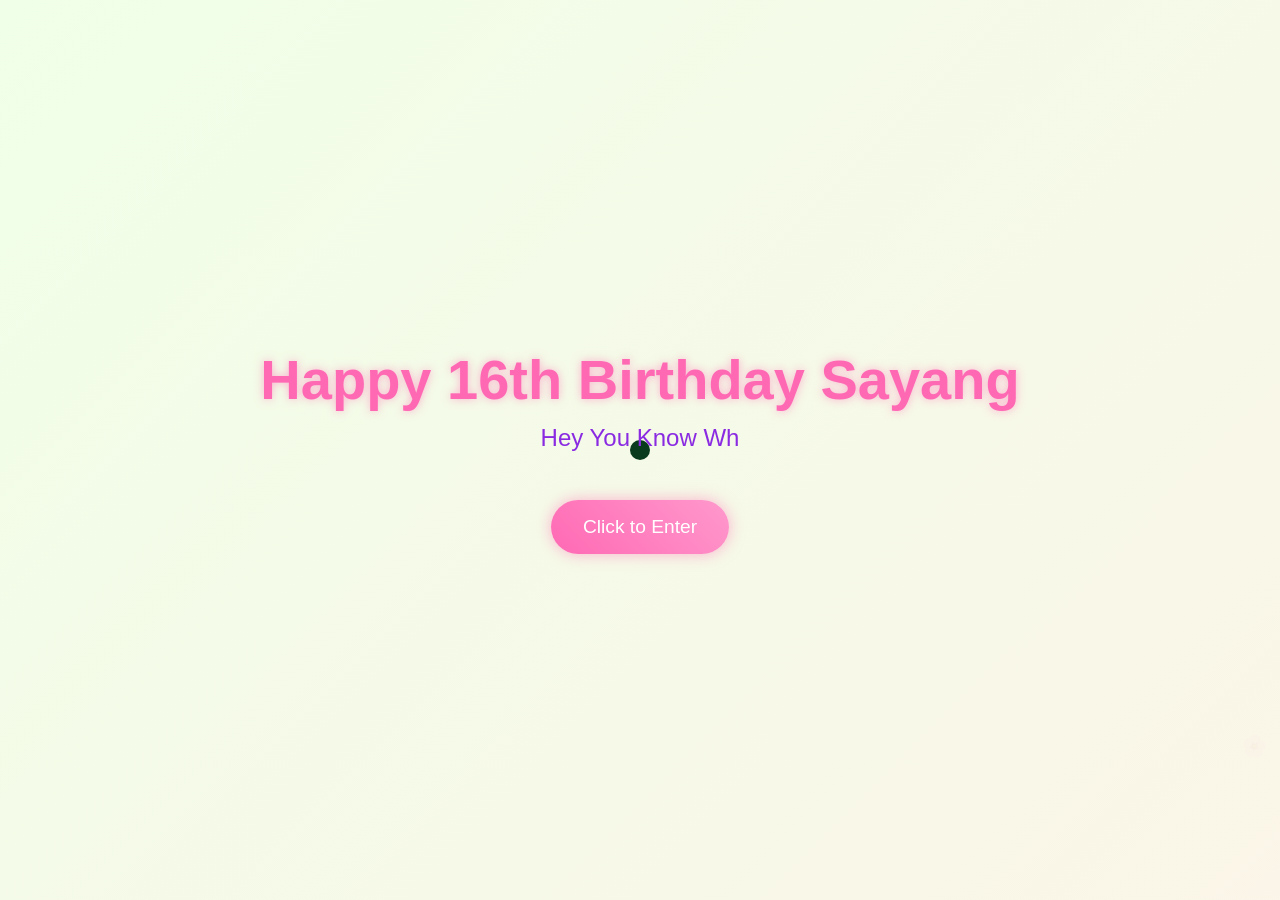
<file: index.html>
<!DOCTYPE html>
<html lang="en">
<head>
    <meta charset="UTF-8">
    <meta name="viewport" content="width=device-width, initial-scale=1.0">
    <title>April 6th, 2026</title>
    <script src="https://cdnjs.cloudflare.com/ajax/libs/gsap/3.12.2/gsap.min.js"></script>
    <link rel="stylesheet" href="style.css">
    
</head>
<body>
    <div class="cursor"></div>
    <div class="container">
        <h1>Happy 16th Birthday Sayang</h1>
        <div class="greeting"></div>
        <button class="cta-button">Click to Enter</button>
    </div>

    <script src="script.js">
        
    </script>
</body>
</html>
</file>
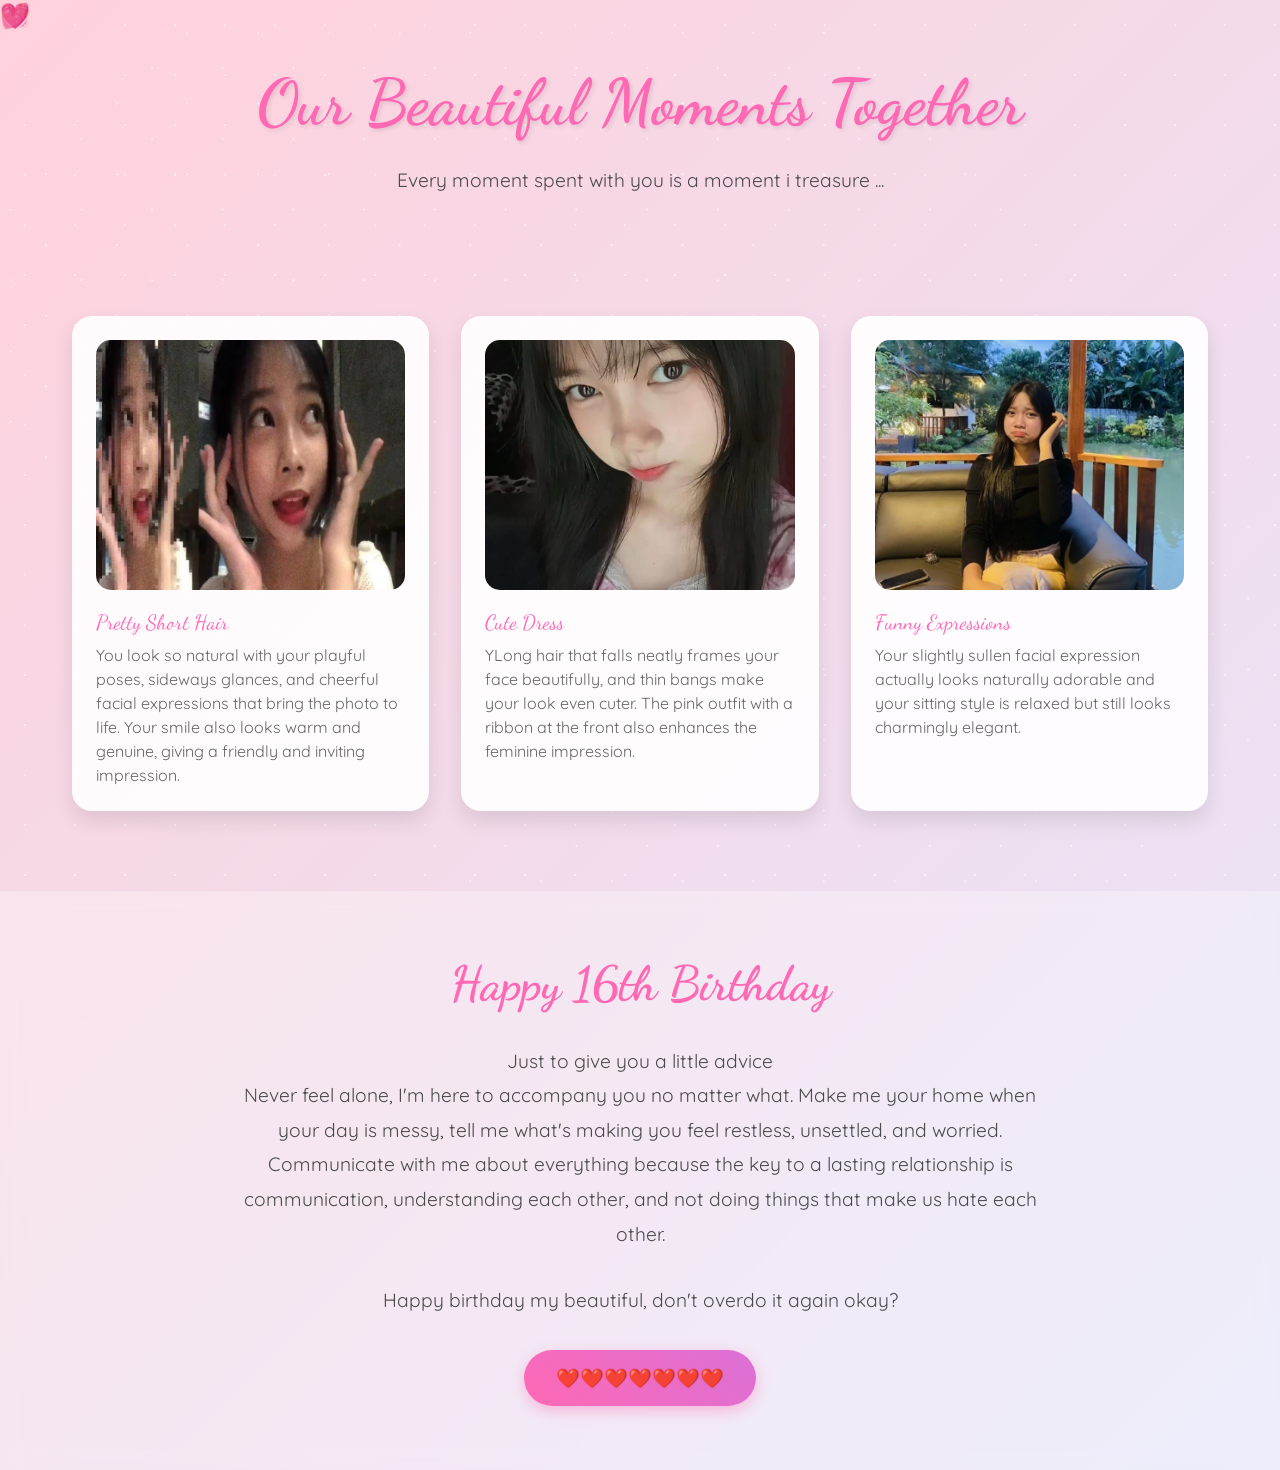
<file: last.html>
<!DOCTYPE html>
<html lang="en">

<head>
    <meta charset="UTF-8">
    <meta name="viewport" content="width=device-width, initial-scale=1.0">
    <title>Our Beautiful Memories ✨</title>
    <style>
        @import url('https://fonts.googleapis.com/css2?family=Dancing+Script:wght@700&family=Quicksand:wght@300;400;500;600&display=swap');

        * {
            margin: 0;
            padding: 0;
            box-sizing: border-box;
        }

        body {
            min-height: 100vh;
            background: linear-gradient(135deg,
                    #ffd1dc 0%,
                    #e6e6fa 25%,
                    #ffefd5 50%,
                    #e6e6fa 75%,
                    #ffd1dc 100%);
            background-size: 400% 400%;
            animation: gradientFlow 15s ease infinite;
            font-family: 'Quicksand', sans-serif;
            overflow-x: hidden;
            color: #4a4a4a;
        }

        @keyframes gradientFlow {
            0% {
                background-position: 0% 50%;
            }

            50% {
                background-position: 100% 50%;
            }

            100% {
                background-position: 0% 50%;
            }
        }

        /* Enhanced Sparkle Effect */
        .magic-sparkles {
            position: fixed;
            top: 0;
            left: 0;
            width: 100%;
            height: 100%;
            pointer-events: none;
            z-index: 1;
        }

        .sparkle {
            position: absolute;
            width: 6px;
            height: 6px;
            border-radius: 50%;
            background-color: white;
            animation: twinkle var(--duration, 4s) ease-in-out infinite;
            opacity: 0;
        }

        @keyframes twinkle {

            0%,
            100% {
                opacity: 0;
                transform: scale(0.5);
            }

            50% {
                opacity: 0.8;
                transform: scale(1);
            }
        }

        /* Generate 50 sparkles with different positions and animations */
        .magic-sparkles::before,
        .magic-sparkles::after {
            content: '';
            position: absolute;
            width: 100%;
            height: 100%;
            background-image: radial-gradient(circle, white 1px, transparent 1px);
            background-size: 50px 50px;
            animation: sparkleLayer 8s linear infinite;
            opacity: 0.5;
        }

        .magic-sparkles::after {
            animation-delay: -4s;
            transform: rotate(45deg);
        }

        @keyframes sparkleLayer {
            0% {
                transform: translateY(0);
            }

            100% {
                transform: translateY(-50px);
            }
        }

        /* Floating Hearts */
        .floating-hearts {
            position: fixed;
            width: 100%;
            height: 100%;
            pointer-events: none;
            z-index: 2;
        }

        .heart {
            position: absolute;
            font-size: 1.5rem;
            color: rgba(255, 105, 180, 0.6);
            animation: floatHeart var(--float-duration, 6s) ease-in-out infinite;
            animation-delay: var(--delay, 0s);
        }

        @keyframes floatHeart {
            0% {
                transform: translate(0, 100vh) rotate(0deg);
            }

            100% {
                transform: translate(var(--translate-x, 0), -100vh) rotate(360deg);
            }
        }

        /* Welcome Section */
        .welcome {
            text-align: center;
            padding: 4rem 2rem;
            position: relative;
            z-index: 3;
        }

        .welcome h1 {
            font-family: 'Dancing Script', cursive;
            font-size: 4rem;
            color: #ff69b4;
            text-shadow: 2px 2px 4px rgba(0, 0, 0, 0.1);
            animation: fadeInScale 2s ease;
        }

        .welcome p {
            font-size: 1.2rem;
            max-width: 600px;
            margin: 1.5rem auto;
            line-height: 1.6;
            animation: fadeIn 2s ease 0.5s both;
        }

        /* Enhanced Memory Cards */
        .memory-container {
            max-width: 1200px;
            margin: 0 auto;
            padding: 2rem;
            display: grid;
            grid-template-columns: repeat(auto-fit, minmax(300px, 1fr));
            gap: 2rem;
            z-index: 3;
            position: relative;
        }

        .memory-card {
            background: rgba(255, 255, 255, 0.9);
            border-radius: 20px;
            padding: 1.5rem;
            box-shadow: 0 10px 20px rgba(0, 0, 0, 0.1);
            transition: all 0.5s cubic-bezier(0.4, 0, 0.2, 1);
            position: relative;
            overflow: hidden;
        }

        .memory-card:hover {
            transform: translateY(-10px) scale(1.02);
            box-shadow: 0 15px 30px rgba(0, 0, 0, 0.15);
        }

        .memory-card::before {
            content: '';
            position: absolute;
            top: 0;
            left: 0;
            width: 100%;
            height: 100%;
            background: linear-gradient(45deg, transparent, rgba(255, 255, 255, 0.4), transparent);
            transform: translateX(-100%);
            transition: 0.5s;
        }

        .memory-card:hover::before {
            transform: translateX(100%);
        }

        .memory-img {
            width: 100%;
            height: 250px;
            object-fit: cover;
            border-radius: 15px;
            margin-bottom: 1rem;
            transition: transform 0.5s ease;
        }

        .memory-card:hover .memory-img {
            transform: scale(1.05);
        }

        .memory-date {
            font-family: 'Dancing Script', cursive;
            color: #ff69b4;
            font-size: 1.3rem;
            margin-bottom: 0.5rem;
        }

        .memory-caption {
            font-size: 1rem;
            line-height: 1.5;
            color: #666;
        }

        /* Final Message Section */
        .final-message {
            text-align: center;
            padding: 4rem 2rem;
            background: rgba(255, 255, 255, 0.3);
            backdrop-filter: blur(10px);
            margin-top: 3rem;
            position: relative;
            z-index: 3;
        }

        .final-message h2 {
            font-family: 'Dancing Script', cursive;
            font-size: 3rem;
            color: #ff69b4;
            margin-bottom: 2rem;
            animation: heartbeat 2s infinite;
        }

        @keyframes heartbeat {

            0%,
            100% {
                transform: scale(1);
            }

            50% {
                transform: scale(1.1);
            }
        }

        .final-message p {
            font-size: 1.2rem;
            max-width: 800px;
            margin: 0 auto 2rem;
            line-height: 1.8;
        }

        .goodbye-btn {
            display: inline-block;
            padding: 1rem 2rem;
            font-size: 1.2rem;
            background: linear-gradient(45deg, #ff69b4, #da70d6);
            color: white;
            border: none;
            border-radius: 50px;
            cursor: pointer;
            text-decoration: none;
            transition: all 0.3s ease;
            box-shadow: 0 5px 15px rgba(255, 105, 180, 0.4);
            animation: float 3s infinite ease-in-out;
        }

        .goodbye-btn:hover {
            transform: translateY(-5px);
            box-shadow: 0 8px 20px rgba(255, 105, 180, 0.6);
        }

        @keyframes float {

            0%,
            100% {
                transform: translateY(0);
            }

            50% {
                transform: translateY(-10px);
            }
        }

        /* Animations */
        @keyframes fadeInScale {
            0% {
                opacity: 0;
                transform: scale(0.8);
            }

            100% {
                opacity: 1;
                transform: scale(1);
            }
        }

        @keyframes fadeIn {
            0% {
                opacity: 0;
            }

            100% {
                opacity: 1;
            }
        }

        /* Generate Hearts */
        .js-generate-hearts {
            position: fixed;
            width: 100%;
            height: 100%;
            pointer-events: none;
            z-index: 2;
        }

        /* Custom Scrollbar */
        ::-webkit-scrollbar {
            width: 12px;
        }

        ::-webkit-scrollbar-track {
            background: rgba(255, 255, 255, 0.4);
        }

        ::-webkit-scrollbar-thumb {
            background: linear-gradient(45deg, #ff69b4, #da70d6);
            border-radius: 6px;
        }

        /* Responsive Design */
        @media (max-width: 768px) {
            .welcome h1 {
                font-size: 3rem;
            }

            .memory-container {
                grid-template-columns: 1fr;
            }

            .final-message h2 {
                font-size: 2.5rem;
            }
        }
    </style>
</head>

<body>
    <div class="magic-sparkles"></div>
    <div class="floating-hearts">
        <!-- Hearts will be generated via CSS -->
        <div class="heart" style="--float-duration: 6s; --delay: 0s; --translate-x: 20px;">💝</div>
        <div class="heart" style="--float-duration: 8s; --delay: 1s; --translate-x: -30px;">💖</div>
        <div class="heart" style="--float-duration: 7s; --delay: 2s; --translate-x: 40px;">💗</div>
        <div class="heart" style="--float-duration: 9s; --delay: 3s; --translate-x: -20px;">💓</div>
        <div class="heart" style="--float-duration: 5s; --delay: 4s; --translate-x: 30px;">💕</div>
    </div>

    <section class="welcome">
        <h1>Our Beautiful Moments Together</h1>
        <p>Every moment spent with you is a moment i treasure ...</p>
    </section>

    <div class="memory-container">
        <div class="memory-card">
            <img src="./epoi4.jpeg" alt="First Date" class="memory-img">
            <div class="memory-date">Pretty Short Hair</div>
            <div class="memory-caption">You look so natural with your playful poses, sideways glances, and cheerful facial expressions that bring the photo to life.
                 Your smile also looks warm and genuine, giving a friendly and inviting impression.</div>
        </div>
        <div class="memory-card">
            <img src="./epoi5.jpeg" alt="Beach Day" class="memory-img">
            <div class="memory-date">Cute Dress</div>
            <div class="memory-caption">YLong hair that falls neatly frames your face beautifully, and thin bangs make your look even cuter. 
                The pink outfit with a ribbon at the front also enhances the feminine impression.</div>
        </div>
        <div class="memory-card">
            <img src="./epoi6.jpeg" alt="Movie Night" class="memory-img">
            <div class="memory-date">Funny Expressions</div>
            <div class="memory-caption">Your slightly sullen facial expression actually looks naturally adorable and your sitting style is relaxed
                 but still looks charmingly elegant.</div>
        </div>

    </div>

    <section class="final-message">
        <h2>Happy 16th Birthday</h2>
        <p>Just to give you a little advice<br>
            Never feel alone, I'm here to accompany you no matter what. Make me your home when your day is messy, tell me what's making you feel restless, unsettled, and worried. 
            Communicate with me about everything because the key to a lasting relationship is communication, understanding each other, and not doing things that make us hate each other.<br>
        <p>Happy birthday my beautiful, don't overdo it again okay?</p>
        <a href="#" class="goodbye-btn">❤️❤️❤️❤️❤️❤️❤️</a>
    </section>
</body>

</html>
</file>
<file: style.css>
* {
    margin: 0;
    padding: 0;
    box-sizing: border-box;
    cursor: none;
}

body {
    min-height: 100vh;
    display: flex;
    flex-direction: column;
    align-items: center;
    justify-content: center;
    background: linear-gradient(-45deg, #fee9f7, #e8f5fe, #fef2e8, #f0ffe8);
    background-size: 400% 400%;
    animation: gradientBG 15s ease infinite;
    font-family: 'Arial Rounded MT Bold', Arial, sans-serif;
    overflow: hidden;
    position: relative;
}

.cursor {
    width: 20px;
    height: 20px;
    background: pink;
    border-radius: 50%;
    position: fixed;
    pointer-events: none;
    mix-blend-mode: difference;
    transition: transform 0.2s;
}

.container {
    text-align: center;
    z-index: 1;
}

h1 {
    font-size: 3.5rem;
    color: #ff69b4;
    text-shadow: 0 0 10px rgba(255, 105, 180, 0.5);
    margin-bottom: 2rem;
    opacity: 0;
}

.greeting {
    font-size: 1.5rem;
    color: #8a2be2;
    margin-bottom: 3rem;
    min-height: 2em;
}

.cta-button {
    padding: 1rem 2rem;
    font-size: 1.2rem;
    background: linear-gradient(45deg, #ff69b4, #ff99cc);
    border: none;
    border-radius: 50px;
    color: white;
    cursor: pointer;
    box-shadow: 0 0 15px rgba(255, 105, 180, 0.5);
    transition: transform 0.3s, box-shadow 0.3s;
    opacity: 0;
}

.cta-button:hover {
    transform: scale(1.1);
    box-shadow: 0 0 25px rgba(255, 105, 180, 0.7);
}

.floating {
    position: absolute;
    pointer-events: none;
    opacity: 0;
}


@keyframes gradientBG {
    0% { background-position: 0% 50%; }
    50% { background-position: 100% 50%; }
    100% { background-position: 0% 50%; }
}

@media (max-width: 768px) {
    h1 { font-size: 2rem; }
    .greeting { font-size: 1.2rem; }
    .cta-button { font-size: 1rem; }
}
</file>
